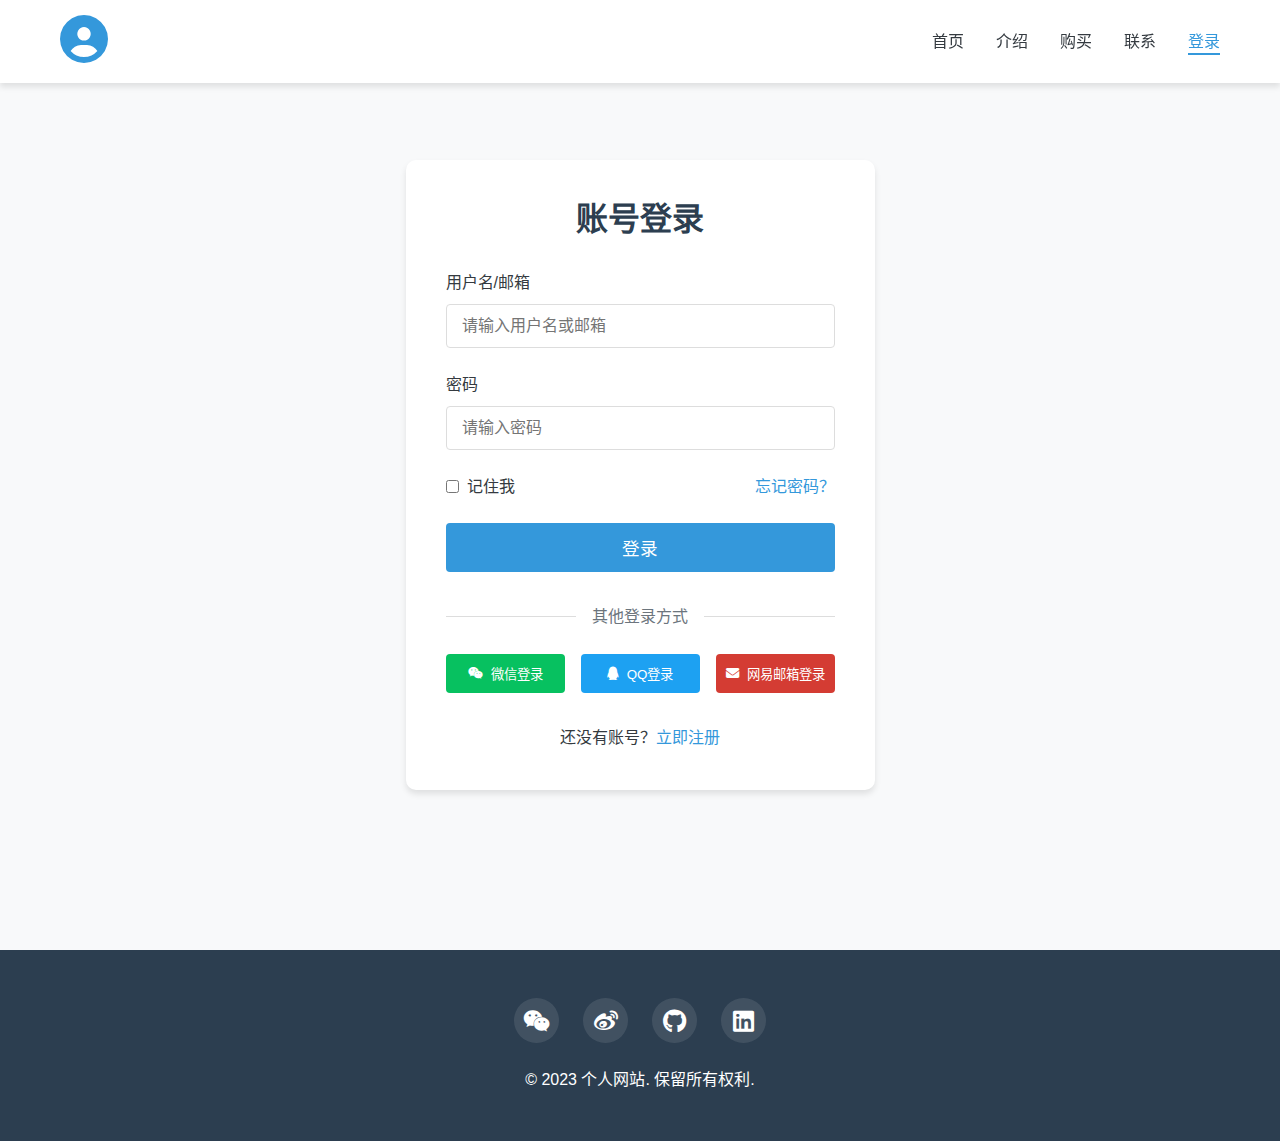
<file: personal-website/login.html>
<!DOCTYPE html>
<html lang="zh-CN">
<head>
    <meta charset="UTF-8">
    <meta name="viewport" content="width=device-width, initial-scale=1.0">
    <title>登录 - 个人网站</title>
    <link rel="stylesheet" href="https://cdnjs.cloudflare.com/ajax/libs/font-awesome/6.4.0/css/all.min.css">
    <link rel="stylesheet" href="css/style.css">
</head>
<body>
    <!-- 导航栏 -->
    <nav class="navbar">
        <div class="container">
            <a href="index.html" class="logo"><i class="fas fa-user-circle fa-2x"></i></a>
            <div class="menu-toggle" id="menu-toggle">
                <i class="fas fa-bars"></i>
            </div>
            <ul class="nav-links" id="nav-links">
                <li><a href="index.html#home">首页</a></li>
                <li><a href="index.html#about">介绍</a></li>
                <li><a href="index.html#purchase">购买</a></li>
                <li><a href="index.html#contact">联系</a></li>
                <li><a href="login.html" class="active">登录</a></li>
            </ul>
        </div>
    </nav>

    <!-- 登录部分 -->
    <section class="login-section">
        <div class="container">
            <div class="login-card">
                <h2>账号登录</h2>
                <form class="login-form">
                    <div class="form-group">
                        <label for="username">用户名/邮箱</label>
                        <input type="text" id="username" placeholder="请输入用户名或邮箱" required>
                    </div>
                    <div class="form-group">
                        <label for="password">密码</label>
                        <input type="password" id="password" placeholder="请输入密码" required>
                    </div>
                    <div class="form-options">
                        <label class="remember-me">
                            <input type="checkbox"> 记住我
                        </label>
                        <a href="#" class="forgot-password">忘记密码？</a>
                    </div>
                    <button type="submit" class="btn login-btn">登录</button>
                </form>
                <div class="divider">
                    <span>其他登录方式</span>
                </div>
                <div class="social-login">
                    <button class="social-btn weixin"><i class="fab fa-weixin"></i> 微信登录</button>
                    <button class="social-btn qq"><i class="fab fa-qq"></i> QQ登录</button>
                    <button class="social-btn netease"><i class="fas fa-envelope"></i> 网易邮箱登录</button>
                </div>
                <div class="register-link">
                    还没有账号？<a href="register.html">立即注册</a>
                </div>
            </div>
        </div>
    </section>

    <!-- 页脚 -->
    <footer class="footer">
        <div class="container">
            <div class="social-links">
                <a href="#"><i class="fab fa-weixin"></i></a>
                <a href="#"><i class="fab fa-weibo"></i></a>
                <a href="#"><i class="fab fa-github"></i></a>
                <a href="#"><i class="fab fa-linkedin"></i></a>
            </div>
            <p>&copy; 2023 个人网站. 保留所有权利.</p>
        </div>
    </footer>

    <script src="js/script.js"></script>
</body>
</html>
</file>
<file: personal-website/css/style.css>
/* 基础样式重置 */
* {
    margin: 0;
    padding: 0;
    box-sizing: border-box;
    font-family: 'Segoe UI', Tahoma, Geneva, Verdana, sans-serif;
}

/* 全局样式 */
:root {
    --primary-color: #3498db;
    --secondary-color: #2c3e50;
    --light-color: #f8f9fa;
    --dark-color: #343a40;
    --gray-color: #6c757d;
    --white-color: #ffffff;
    --shadow: 0 4px 6px rgba(0, 0, 0, 0.1);
    --transition: all 0.3s ease;
}

body {
    line-height: 1.6;
    color: var(--dark-color);
    background-color: var(--light-color);
}

.container {
    max-width: 1200px;
    margin: 0 auto;
    padding: 0 20px;
}

h1, h2, h3 {
    margin-bottom: 1rem;
    line-height: 1.2;
}

a {
    text-decoration: none;
    color: inherit;
}

.btn {
    display: inline-block;
    padding: 10px 20px;
    background-color: var(--primary-color);
    color: var(--white-color);
    border: none;
    border-radius: 4px;
    cursor: pointer;
    font-weight: 500;
    transition: var(--transition);
    text-align: center;
}

.btn:hover {
    background-color: #2980b9;
    transform: translateY(-2px);
}

/* 导航栏样式 */
.navbar {
    position: fixed;
    top: 0;
    left: 0;
    width: 100%;
    background-color: var(--white-color);
    box-shadow: var(--shadow);
    z-index: 1000;
}

.navbar .container {
    display: flex;
    justify-content: space-between;
    align-items: center;
    padding: 15px 20px;
}

.logo {
    font-size: 1.5rem;
    font-weight: 700;
    color: var(--primary-color);
}

.navbar .logo img.nav-logo {
    height: 40px;
    width: 40px;
    border-radius: 50%;
    object-fit: cover;
}
.nav-links {
    display: flex;
    list-style: none;
}

.nav-links li {
    margin-left: 2rem;
}

.nav-links a {
    font-weight: 500;
    transition: var(--transition);
    position: relative;
}

.nav-links a:hover {
    color: var(--primary-color);
}

.nav-links a::after {
    content: '';
    position: absolute;
    bottom: -5px;
    left: 0;
    width: 0;
    height: 2px;
    background-color: var(--primary-color);
    transition: var(--transition);
}

.nav-links a:hover::after {
    width: 100%;
}

.menu-toggle {
    display: none;
    font-size: 1.5rem;
    cursor: pointer;
}

/* 英雄区域样式 */
.hero {
    height: 100vh;
    display: flex;
    align-items: center;
    justify-content: center;
    text-align: center;
    background: linear-gradient(rgba(0, 0, 0, 0.5), rgba(0, 0, 0, 0.5)), url('../images/AI.jpeg') no-repeat center center/cover;
    color: var(--white-color);
    margin-top: 70px;
}

.hero h1 {
    font-size: 3rem;
    margin-bottom: 1rem;
}

.hero p {
    font-size: 1.2rem;
    margin-bottom: 2rem;
    max-width: 700px;
}

/* 关于部分样式 */
.about {
    padding: 5rem 0;
    background-color: var(--white-color);
}

.about h2 {
    text-align: center;
    font-size: 2.5rem;
    color: var(--secondary-color);
    margin-bottom: 3rem;
}

.about-content {
    display: flex;
    align-items: center;
    gap: 2rem;
}

.profile-img {
    width: 200px;
    height: 200px;
    border-radius: 10px;
    box-shadow: 0 4px 8px rgba(0,0,0,0.1);
    margin-right: 2rem;
    border-radius: 50%;
    object-fit: cover;
    border: 5px solid var(--light-color);
    box-shadow: var(--shadow);
}

.bio h3 {
    font-size: 1.8rem;
    color: var(--secondary-color);
}

.bio p {
    margin-bottom: 1rem;
    color: var(--gray-color);
    font-size: 1.1rem;
}

/* 购买部分样式 */
.purchase {
    padding: 5rem 0;
    background-color: var(--light-color);
}

.purchase h2 {
    text-align: center;
    font-size: 2.5rem;
    color: orange;
    margin-bottom: 3rem;
}

.products {
    display: grid;
    grid-template-columns: repeat(auto-fit, minmax(300px, 1fr));
    gap: 2rem;
}

.product-card {
    background-color: var(--white-color);
    padding: 2rem;
    border-radius: 8px;
    text-align: center;
    box-shadow: var(--shadow);
    transition: var(--transition);
}

.product-card:nth-child(1) {
    background-image: url('../images/roblox.png');
    background-size: cover;
    background-position: center;
    background-repeat: no-repeat;
    background-color: blue;
    color: orange;
    min-height: 400px;
}

.product-card:nth-child(2) {
    background-image: url('../images/chatgpt.png');
    background-size: cover;
    background-position: center;
    background-repeat: no-repeat;
    background-color: transparent;
    color: orange;
    min-height: 400px;
}

.product-card:nth-child(2) i {
    display: none;
}

.product-card:nth-child(3) {
    background-image: url('../images/vpn.png');
    background-size: cover;
    background-position: center;
    background-repeat: no-repeat;
    background-color: transparent;
    color: orange;
    min-height: 400px;
}

.product-card:nth-child(3) i {
    display: none;
}

.product-card:nth-child(4) {
    background-image: url('../images/coze.png');
    background-size: cover;
    background-position: center;
    background-repeat: no-repeat;
    background-color: transparent;
    color: orange;
    min-height: 400px;
}

.product-card:nth-child(4) i {
    display: none;
}

.product-card:nth-child(1) i {
    display: none;
}

.product-card:hover {
    transform: translateY(-10px);
    box-shadow: 0 10px 20px rgba(0, 0, 0, 0.1);
}

.product-card i {
    color: var(--primary-color);
    margin-bottom: 1rem;
}

.product-card h3 {
    font-size: 1.5rem;
    color: var(--secondary-color);
    margin-bottom: 1rem;
}

.product-card p {
    color: var(--gray-color);
    margin-bottom: 1.5rem;
}

.price {
    display: block;
    font-size: 1.8rem;
    font-weight: 700;
    color: var(--primary-color);
    margin-bottom: 1.5rem;
}

/* 联系部分样式 */
.contact {
    padding: 5rem 0;
    background-color: var(--white-color);
}

.contact h2 {
    text-align: center;
    font-size: 2.5rem;
    color: var(--secondary-color);
    margin-bottom: 3rem;
}

.contact-content {
    display: grid;
    grid-template-columns: repeat(auto-fit, minmax(300px, 1fr));
    gap: 2rem;
}

.contact-info {
    display: flex;
    flex-direction: column;
    gap: 1.5rem;
}

.info-item {
    display: flex;
    align-items: center;
}

.info-item i {
    font-size: 1.5rem;
    color: var(--primary-color);
    margin-right: 1rem;
    background-color: var(--light-color);
    width: 40px;
    height: 40px;
    border-radius: 50%;
    display: flex;
    align-items: center;
    justify-content: center;
}

.contact-form {
    display: flex;
    flex-direction: column;
    gap: 1rem;
}

.contact-form input,
.contact-form textarea {
    padding: 12px 15px;
    border: 1px solid #ddd;
    border-radius: 4px;
    font-size: 1rem;
}

.contact-form textarea {
    min-height: 150px;
    resize: vertical;
}

/* 页脚样式 */
.footer {
    background-color: var(--secondary-color);
    color: var(--white-color);
    padding: 3rem 0;
    text-align: center;
}

.social-links {
    display: flex;
    justify-content: center;
    gap: 1.5rem;
    margin-bottom: 1.5rem;
}

.social-links a {
    font-size: 1.5rem;
    background-color: rgba(255, 255, 255, 0.1);
    width: 45px;
    height: 45px;
    border-radius: 50%;
    display: flex;
    align-items: center;
    justify-content: center;
    transition: var(--transition);
}

.social-links a:hover {
    background-color: var(--primary-color);
    transform: translateY(-5px);
}

/* 响应式样式 */
@media (max-width: 768px) {
    .menu-toggle {
        display: block;
    }

    .nav-links {
        position: absolute;
        top: 70px;
        left: 0;
        width: 100%;
        background-color: var(--white-color);
        flex-direction: column;
        align-items: center;
        padding: 20px 0;
        display: none;
    }

    .nav-links.active {
        display: flex;
    }

    .nav-links li {
        margin: 1rem 0;
    }

    .hero h1 {
        font-size: 2.5rem;
    }

    .about-content {
        flex-direction: column;
        text-align: center;
    }
}

@media (max-width: 576px) {
    .hero h1 {
        font-size: 2rem;
    }

    .hero p {
        font-size: 1rem;
    }

    .profile-img {
        width: 250px;
        height: 250px;
    }

    h2 {
        font-size: 2rem;
    }
}

/* 滚动动画 */
section {
    opacity: 0;
    transform: translateY(20px);
    transition: opacity 0.6s ease, transform 0.6s ease;
}

section.active {
    opacity: 1;
    transform: translateY(0);
}

/* 平滑滚动 */
html {
    scroll-behavior: smooth;
}

/* 加载动画 */
.loader {
    position: fixed;
    top: 0;
    left: 0;
    width: 100%;
    height: 100%;
    background-color: var(--white-color);
    display: flex;
    justify-content: center;
    align-items: center;
    z-index: 9999;
    transition: opacity 0.5s ease;
}

.loader.hidden {
    opacity: 0;
    pointer-events: none;
}

.spinner {
    width: 50px;
    height: 50px;
    border: 5px solid var(--light-color);
    border-top: 5px solid var(--primary-color);
    border-radius: 50%;
    animation: spin 1s linear infinite;
}

@keyframes spin {
    0% { transform: rotate(0deg); }
    100% { transform: rotate(360deg); }
}

/* 图片加载动画 */
img {
    opacity: 0;
    transition: opacity 0.5s ease;
}

img.loaded {
    opacity: 1;
}

/* 登录页面样式 */
.login-section {
    padding: 10rem 0;
    background-color: var(--light-color);
    min-height: 100vh;
    display: flex;
    align-items: center;
}

.login-card {
    background-color: var(--white-color);
    border-radius: 10px;
    box-shadow: var(--shadow);
    padding: 2.5rem;
    max-width: 500px;
    margin: 0 auto;
    width: 100%;
}

.login-card h2 {
    text-align: center;
    color: var(--secondary-color);
    margin-bottom: 2rem;
    font-size: 2rem;
}

.login-form {
    margin-bottom: 2rem;
}

.form-group {
    margin-bottom: 1.5rem;
}

.form-group label {
    display: block;
    margin-bottom: 0.5rem;
    color: var(--dark-color);
    font-weight: 500;
}

.form-group input {
    width: 100%;
    padding: 12px 15px;
    border: 1px solid #ddd;
    border-radius: 4px;
    font-size: 1rem;
    transition: border-color 0.3s ease;
}

.form-group input:focus {
    outline: none;
    border-color: var(--primary-color);
}

.form-options {
    display: flex;
    justify-content: space-between;
    align-items: center;
    margin-bottom: 1.5rem;
}

.remember-me {
    display: flex;
    align-items: center;
    cursor: pointer;
}

.remember-me input {
    margin-right: 0.5rem;
}

.forgot-password {
    color: var(--primary-color);
    transition: var(--transition);
}

.forgot-password:hover {
    text-decoration: underline;
}

.login-btn {
    width: 100%;
    padding: 12px;
    font-size: 1.1rem;
}

.divider {
    display: flex;
    align-items: center;
    margin: 1.5rem 0;
    color: var(--gray-color);
}

.divider::before, .divider::after {
    content: '';
    flex: 1;
    height: 1px;
    background-color: #ddd;
}

.divider span {
    padding: 0 1rem;
}

.social-login {
    display: grid;
    grid-template-columns: repeat(3, 1fr);
    gap: 1rem;
    margin-bottom: 2rem;
}

.social-btn {
    padding: 10px;
    border: none;
    border-radius: 4px;
    color: white;
    font-weight: 500;
    cursor: pointer;
    transition: var(--transition);
    display: flex;
    align-items: center;
    justify-content: center;
    gap: 0.5rem;
}

.social-btn.weixin {
    background-color: #07C160;
}

.social-btn.qq {
    background-color: #1DA1F2;
}

.social-btn.netease {
    background-color: #D43C33;
}

.social-btn:hover {
    transform: translateY(-3px);
    opacity: 0.9;
}

.register-link {
    text-align: center;
}

.register-link a {
    color: var(--primary-color);
    font-weight: 500;
}

.register-link a:hover {
    text-decoration: underline;
}

/* 登录状态导航样式 */
.nav-links a.active {
    color: var(--primary-color);
}

.nav-links a.active::after {
    width: 100%;
}
</file>
